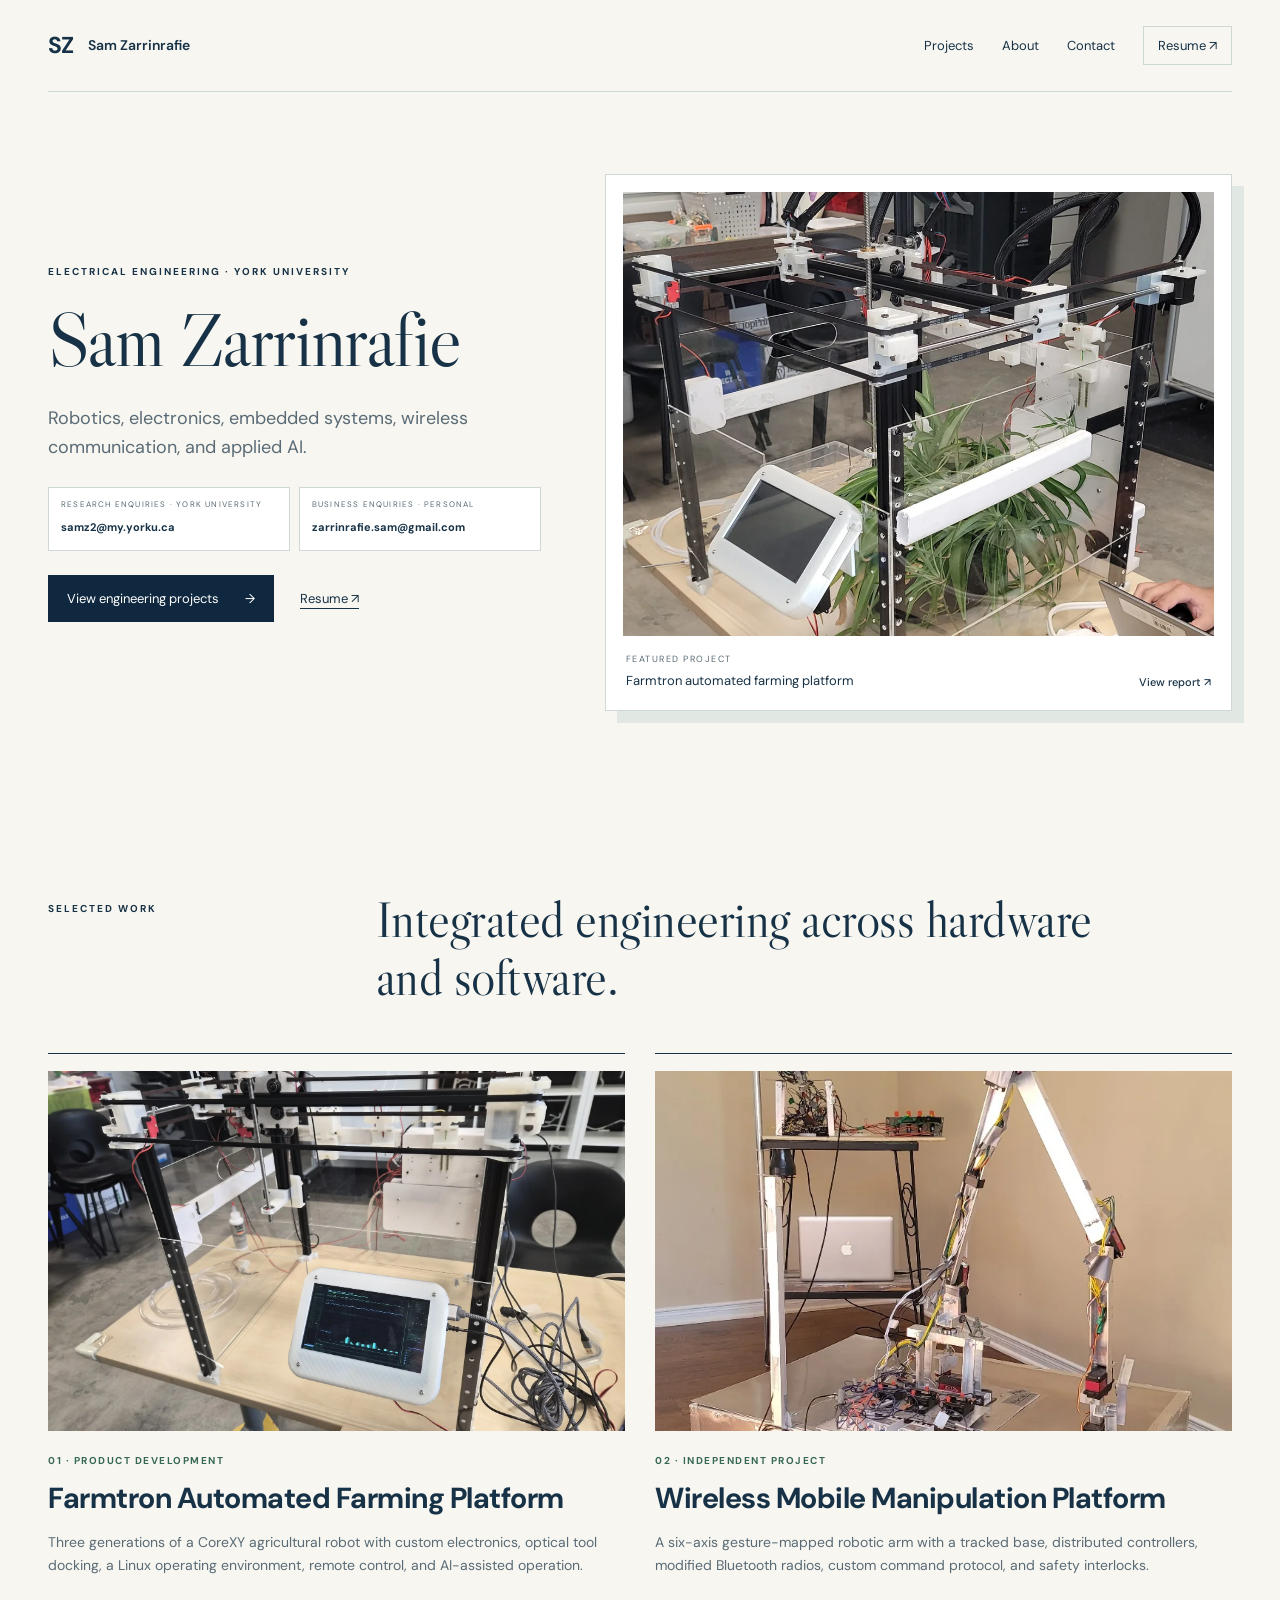
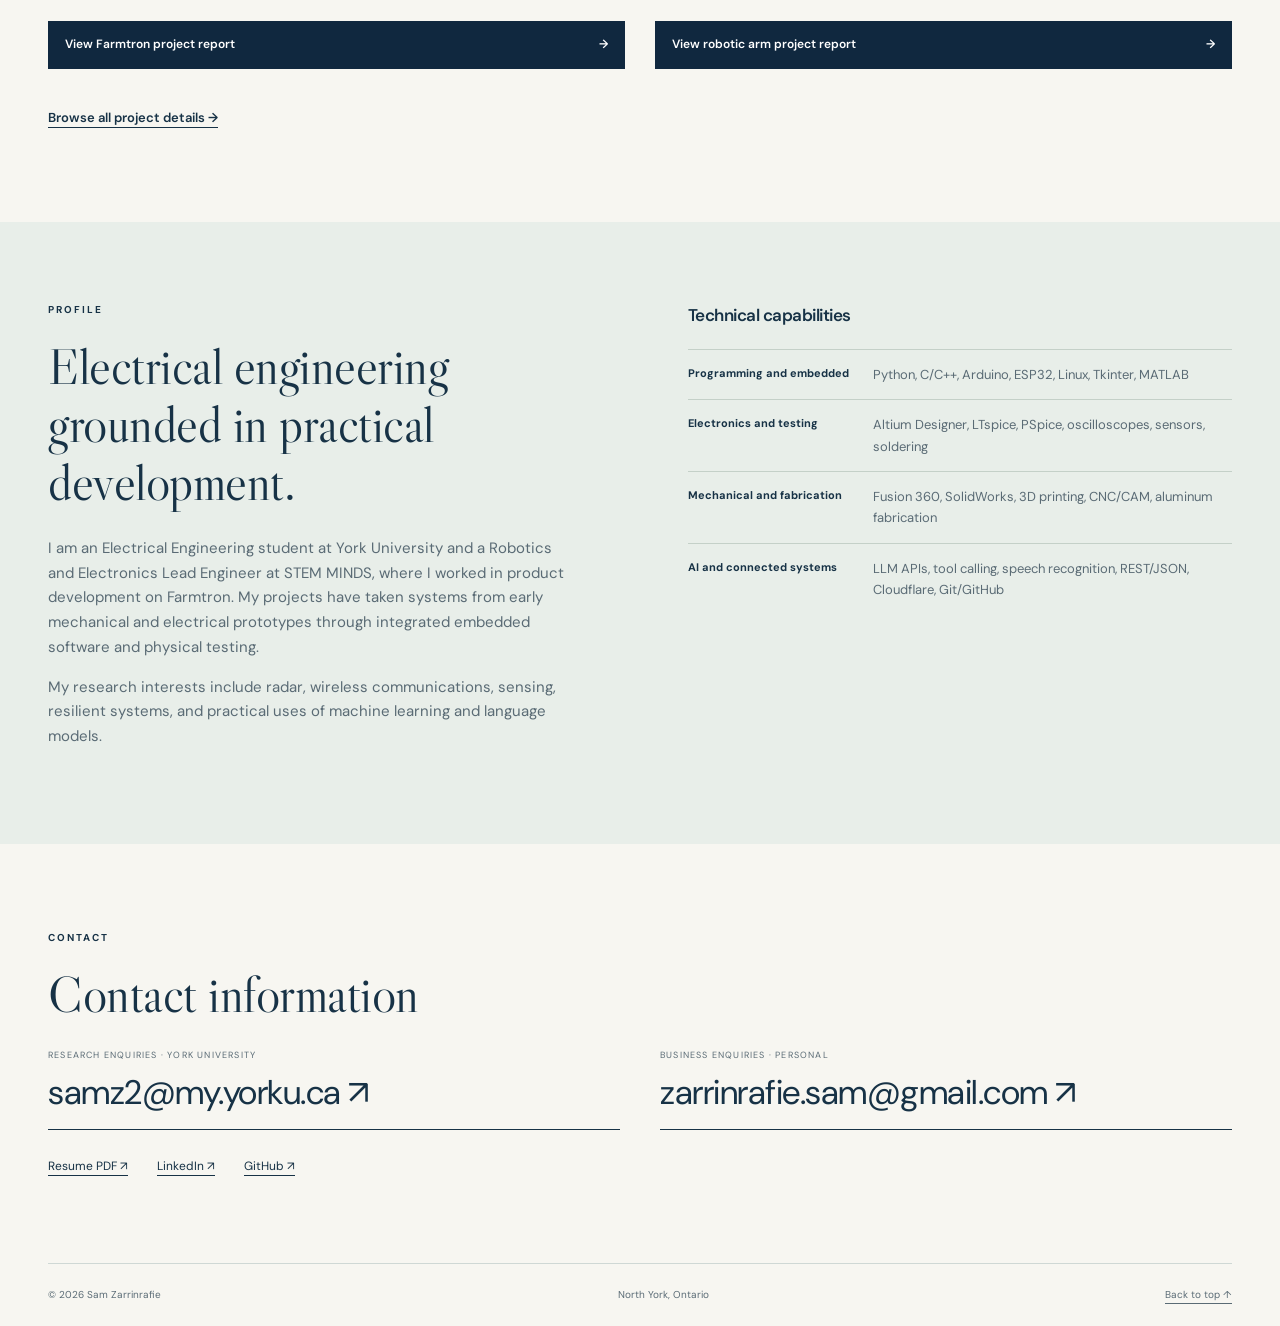
<file: index.html>
<!doctype html>
<html lang="en">
<head>
  <meta charset="utf-8"><meta name="viewport" content="width=device-width,initial-scale=1">
  <title>Sam Zarrinrafie | Electrical Engineering Portfolio</title>
  <meta name="description" content="Sam Zarrinrafie's electrical engineering portfolio: robotics, embedded systems, wireless control, custom electronics, and applied AI.">
  <meta name="theme-color" content="#10283f"><link rel="icon" href="assets/favicon.svg" type="image/svg+xml"><link rel="stylesheet" href="styles.css">
</head>
<body>
<a class="skip" href="#main">Skip to content</a>
<header class="site-header wrap"><a class="brand" href="index.html" aria-label="Sam Zarrinrafie, home"><span class="brand-mark">SZ</span><span>Sam Zarrinrafie</span></a><nav aria-label="Main navigation"><a href="projects.html">Projects</a><a href="#about">About</a><a href="#contact">Contact</a><a class="nav-resume" href="assets/Sam-Zarrinrafie-Resume.pdf">Resume ↗</a></nav></header>
<main id="main">
  <section class="hero wrap">
    <div class="hero-copy"><p class="eyebrow">Electrical Engineering · York University</p><h1><span class="hero-name">Sam Zarrinrafie</span></h1><p class="intro">Robotics, electronics, embedded systems, wireless communication, and applied AI.</p>
      <div class="hero-contacts" aria-label="Email Sam Zarrinrafie"><a href="mailto:samz2@my.yorku.ca"><small>Research enquiries · York University</small><strong>samz2@my.yorku.ca</strong></a><a href="mailto:zarrinrafie.sam@gmail.com"><small>Business enquiries · Personal</small><strong>zarrinrafie.sam@gmail.com</strong></a></div>
      <div class="actions"><a class="button" href="projects.html">View engineering projects <span aria-hidden="true">→</span></a><a class="text-link" href="assets/Sam-Zarrinrafie-Resume.pdf">Resume ↗</a></div>
    </div>
    <a class="hero-project" href="farmtron.html" aria-label="Read the Farmtron project report"><img src="assets/images/farmtron-v3-complete.webp" alt="Farmtron V3 operating over a planted grow bed"><span class="hero-project-meta"><span><small>Featured project</small>Farmtron automated farming platform</span><strong>View report ↗</strong></span></a>
  </section>
  <section class="home-projects wrap"><div class="section-heading"><p class="eyebrow">Selected Work</p><h2>Integrated engineering across hardware and software.</h2></div><div class="home-project-grid">
    <article><img src="assets/images/farmtron-v3-interface.webp" alt="Farmtron V3 with integrated touchscreen"><p class="project-index">01 · Product Development</p><h3>Farmtron Automated Farming Platform</h3><p>Three generations of a CoreXY agricultural robot with custom electronics, optical tool docking, a Linux operating environment, remote control, and AI-assisted operation.</p><a class="report-button" href="farmtron.html">View Farmtron project report <span>→</span></a></article>
    <article><img src="assets/images/arm-overview.webp" alt="Wireless mobile robotic arm on tracked chassis"><p class="project-index">02 · Independent Project</p><h3>Wireless Mobile Manipulation Platform</h3><p>A six-axis gesture-mapped robotic arm with a tracked base, distributed controllers, modified Bluetooth radios, custom command protocol, and safety interlocks.</p><a class="report-button" href="robotic-arm.html">View robotic arm project report <span>→</span></a></article>
  </div><a class="all-projects-link" href="projects.html">Browse all project details →</a></section>
  <section class="about-section" id="about"><div class="wrap about-grid"><div><p class="eyebrow">Profile</p><h2>Electrical engineering grounded in practical development.</h2><p>I am an Electrical Engineering student at York University and a Robotics and Electronics Lead Engineer at STEM MINDS, where I worked in product development on Farmtron. My projects have taken systems from early mechanical and electrical prototypes through integrated embedded software and physical testing.</p><p>My research interests include radar, wireless communications, sensing, resilient systems, and practical uses of machine learning and language models.</p></div><div class="toolbox"><h3>Technical capabilities</h3><dl><div><dt>Programming and embedded</dt><dd>Python, C/C++, Arduino, ESP32, Linux, Tkinter, MATLAB</dd></div><div><dt>Electronics and testing</dt><dd>Altium Designer, LTspice, PSpice, oscilloscopes, sensors, soldering</dd></div><div><dt>Mechanical and fabrication</dt><dd>Fusion 360, SolidWorks, 3D printing, CNC/CAM, aluminum fabrication</dd></div><div><dt>AI and connected systems</dt><dd>LLM APIs, tool calling, speech recognition, REST/JSON, Cloudflare, Git/GitHub</dd></div></dl></div></div></section>
  <section class="contact wrap" id="contact"><p class="eyebrow">Contact</p><h2>Contact information</h2><div class="contact-email-grid"><a class="email" href="mailto:samz2@my.yorku.ca"><small>Research enquiries · York University</small>samz2@my.yorku.ca ↗</a><a class="email" href="mailto:zarrinrafie.sam@gmail.com"><small>Business enquiries · Personal</small>zarrinrafie.sam@gmail.com ↗</a></div><div class="contact-links"><a href="assets/Sam-Zarrinrafie-Resume.pdf">Resume PDF ↗</a><a href="https://www.linkedin.com/in/sam-zarrinrafie-47269432b">LinkedIn ↗</a><a href="https://github.com/Sam-Zarrinrafie">GitHub ↗</a></div></section>
</main><footer class="wrap"><span>© 2026 Sam Zarrinrafie</span><span>North York, Ontario</span><a href="#">Back to top ↑</a></footer><script src="site.js"></script>
</body></html>
</file>
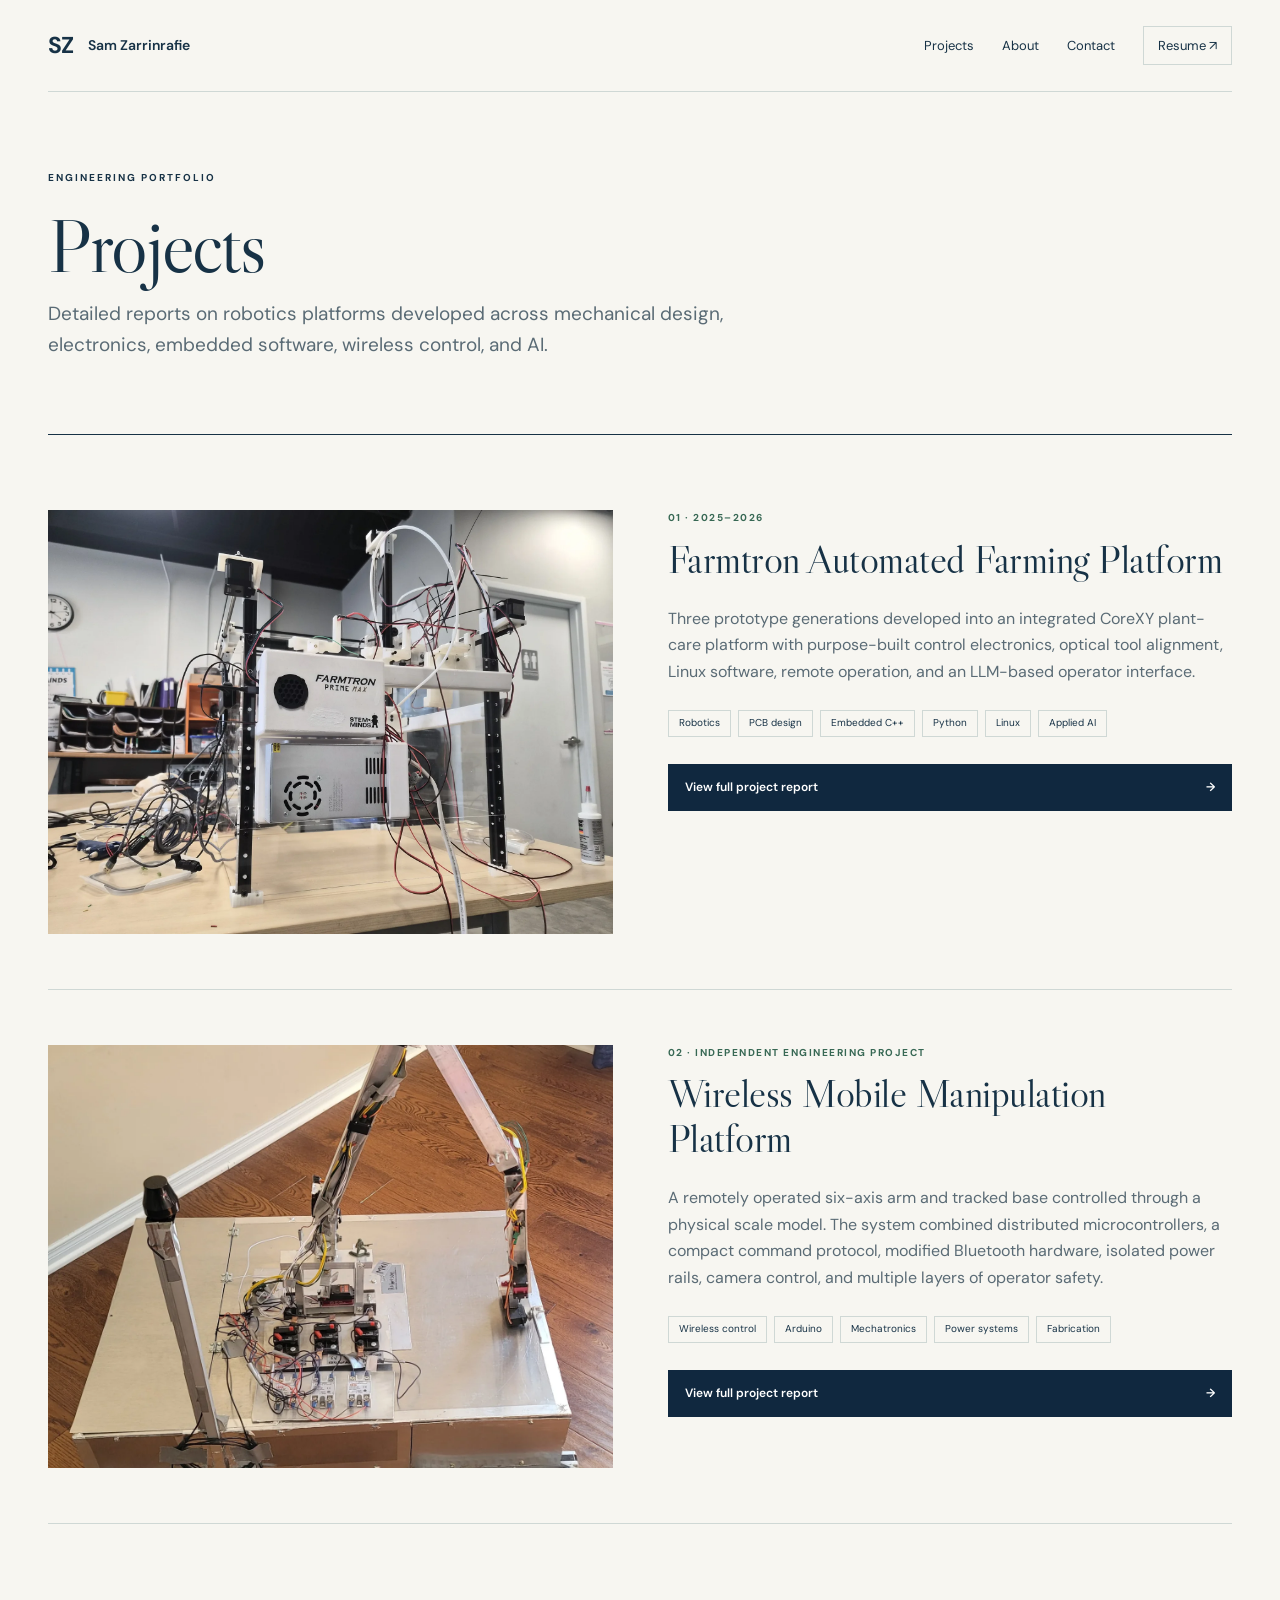
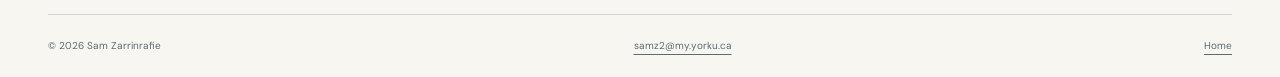
<file: projects.html>
<!doctype html><html lang="en"><head><meta charset="utf-8"><meta name="viewport" content="width=device-width,initial-scale=1"><title>Engineering Projects | Sam Zarrinrafie</title><meta name="description" content="Engineering project reports by Sam Zarrinrafie."><link rel="icon" href="assets/favicon.svg" type="image/svg+xml"><link rel="stylesheet" href="styles.css"></head><body>
<a class="skip" href="#main">Skip to content</a><header class="site-header wrap"><a class="brand" href="index.html"><span class="brand-mark">SZ</span><span>Sam Zarrinrafie</span></a><nav><a aria-current="page" href="projects.html">Projects</a><a href="index.html#about">About</a><a href="index.html#contact">Contact</a><a class="nav-resume" href="assets/Sam-Zarrinrafie-Resume.pdf">Resume ↗</a></nav></header>
<main id="main"><section class="page-intro wrap"><p class="eyebrow">Engineering Portfolio</p><h1>Projects</h1><p>Detailed reports on robotics platforms developed across mechanical design, electronics, embedded software, wireless control, and AI.</p></section>
<section class="project-index-grid wrap">
  <article><a class="index-image" href="farmtron.html"><img src="assets/images/farmtron-v3-front.webp" alt="Front view of the Farmtron automated farming platform"></a><div><p class="project-index">01 · 2025–2026</p><h2>Farmtron Automated Farming Platform</h2><p>Three prototype generations developed into an integrated CoreXY plant-care platform with purpose-built control electronics, optical tool alignment, Linux software, remote operation, and an LLM-based operator interface.</p><ul class="tags"><li>Robotics</li><li>PCB design</li><li>Embedded C++</li><li>Python</li><li>Linux</li><li>Applied AI</li></ul><a class="report-button" href="farmtron.html">View full project report <span>→</span></a></div></article>
  <article><a class="index-image" href="robotic-arm.html"><img src="assets/images/arm-side.webp" alt="Wireless robotic arm and tracked mobile base"></a><div><p class="project-index">02 · Independent Engineering Project</p><h2>Wireless Mobile Manipulation Platform</h2><p>A remotely operated six-axis arm and tracked base controlled through a physical scale model. The system combined distributed microcontrollers, a compact command protocol, modified Bluetooth hardware, isolated power rails, camera control, and multiple layers of operator safety.</p><ul class="tags"><li>Wireless control</li><li>Arduino</li><li>Mechatronics</li><li>Power systems</li><li>Fabrication</li></ul><a class="report-button" href="robotic-arm.html">View full project report <span>→</span></a></div></article>
</section></main><footer class="wrap"><span>© 2026 Sam Zarrinrafie</span><a href="mailto:samz2@my.yorku.ca">samz2@my.yorku.ca</a><a href="index.html">Home</a></footer></body></html>
</file>
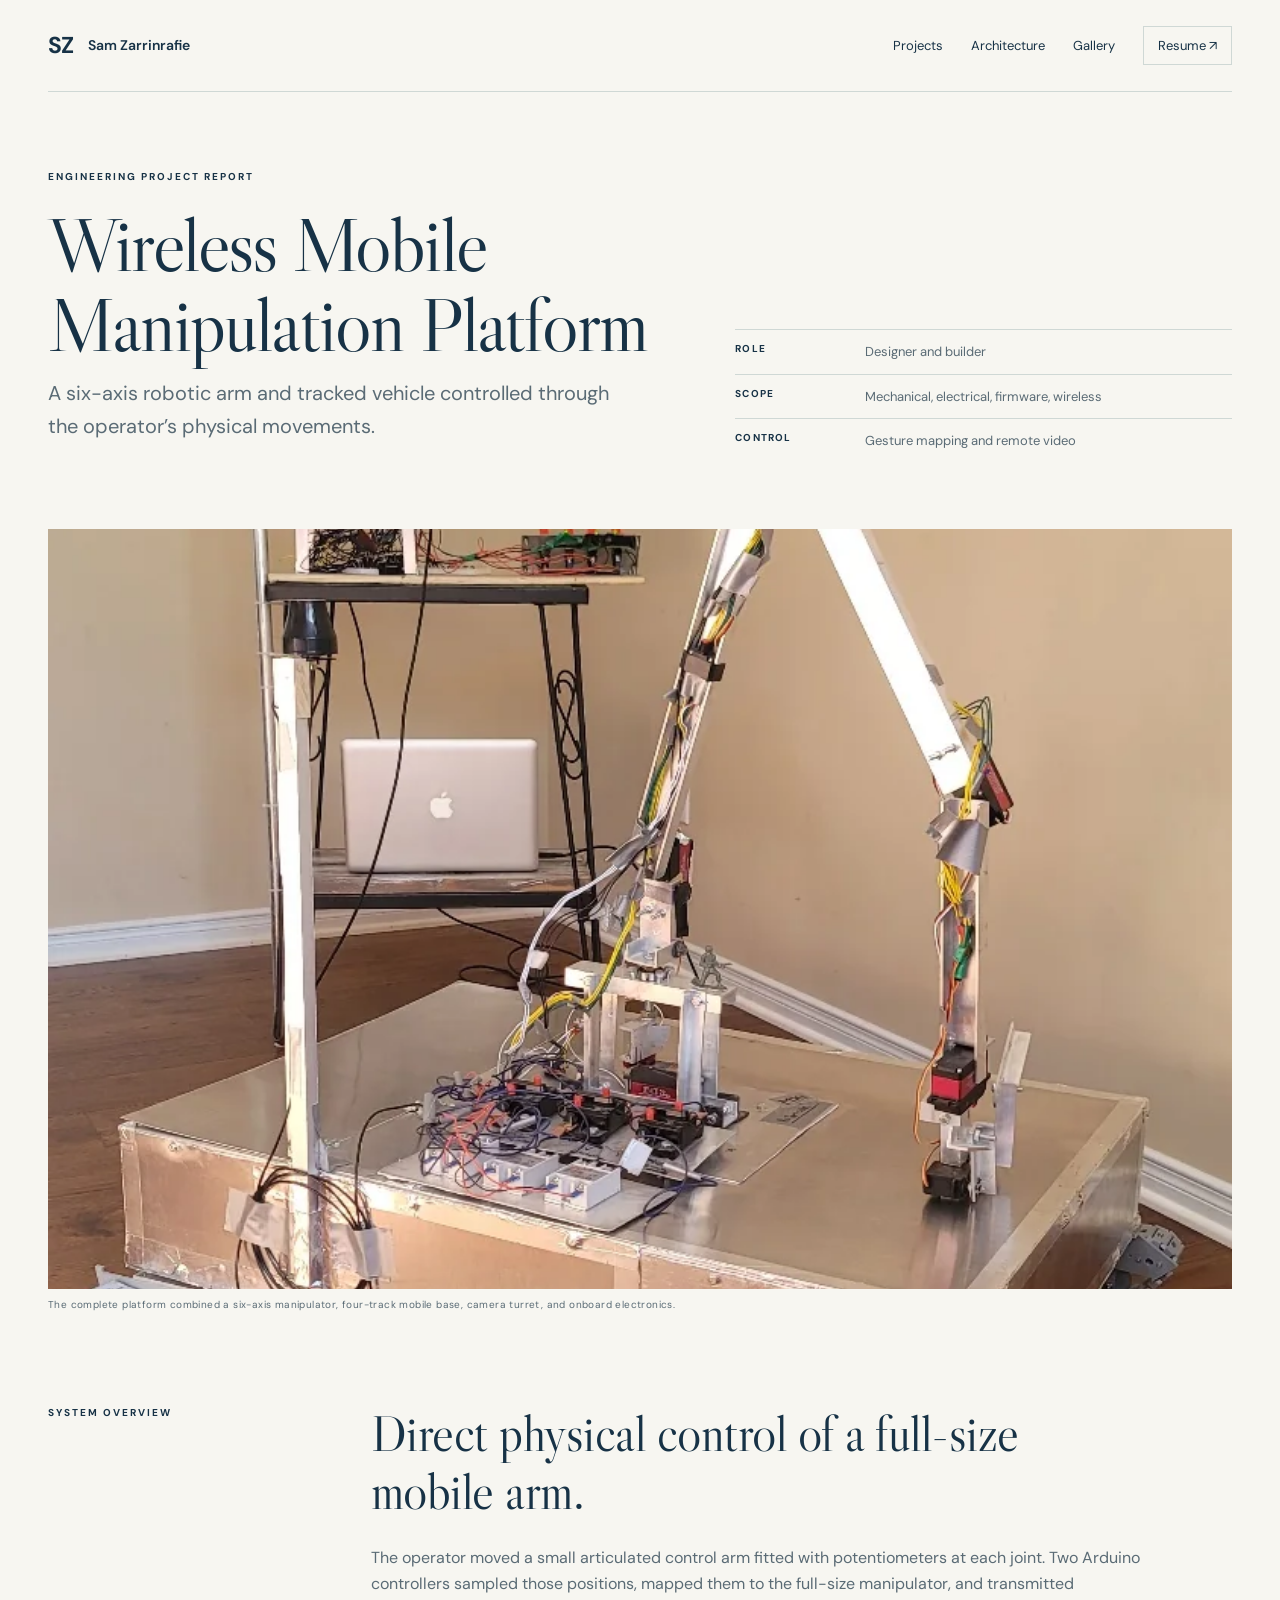
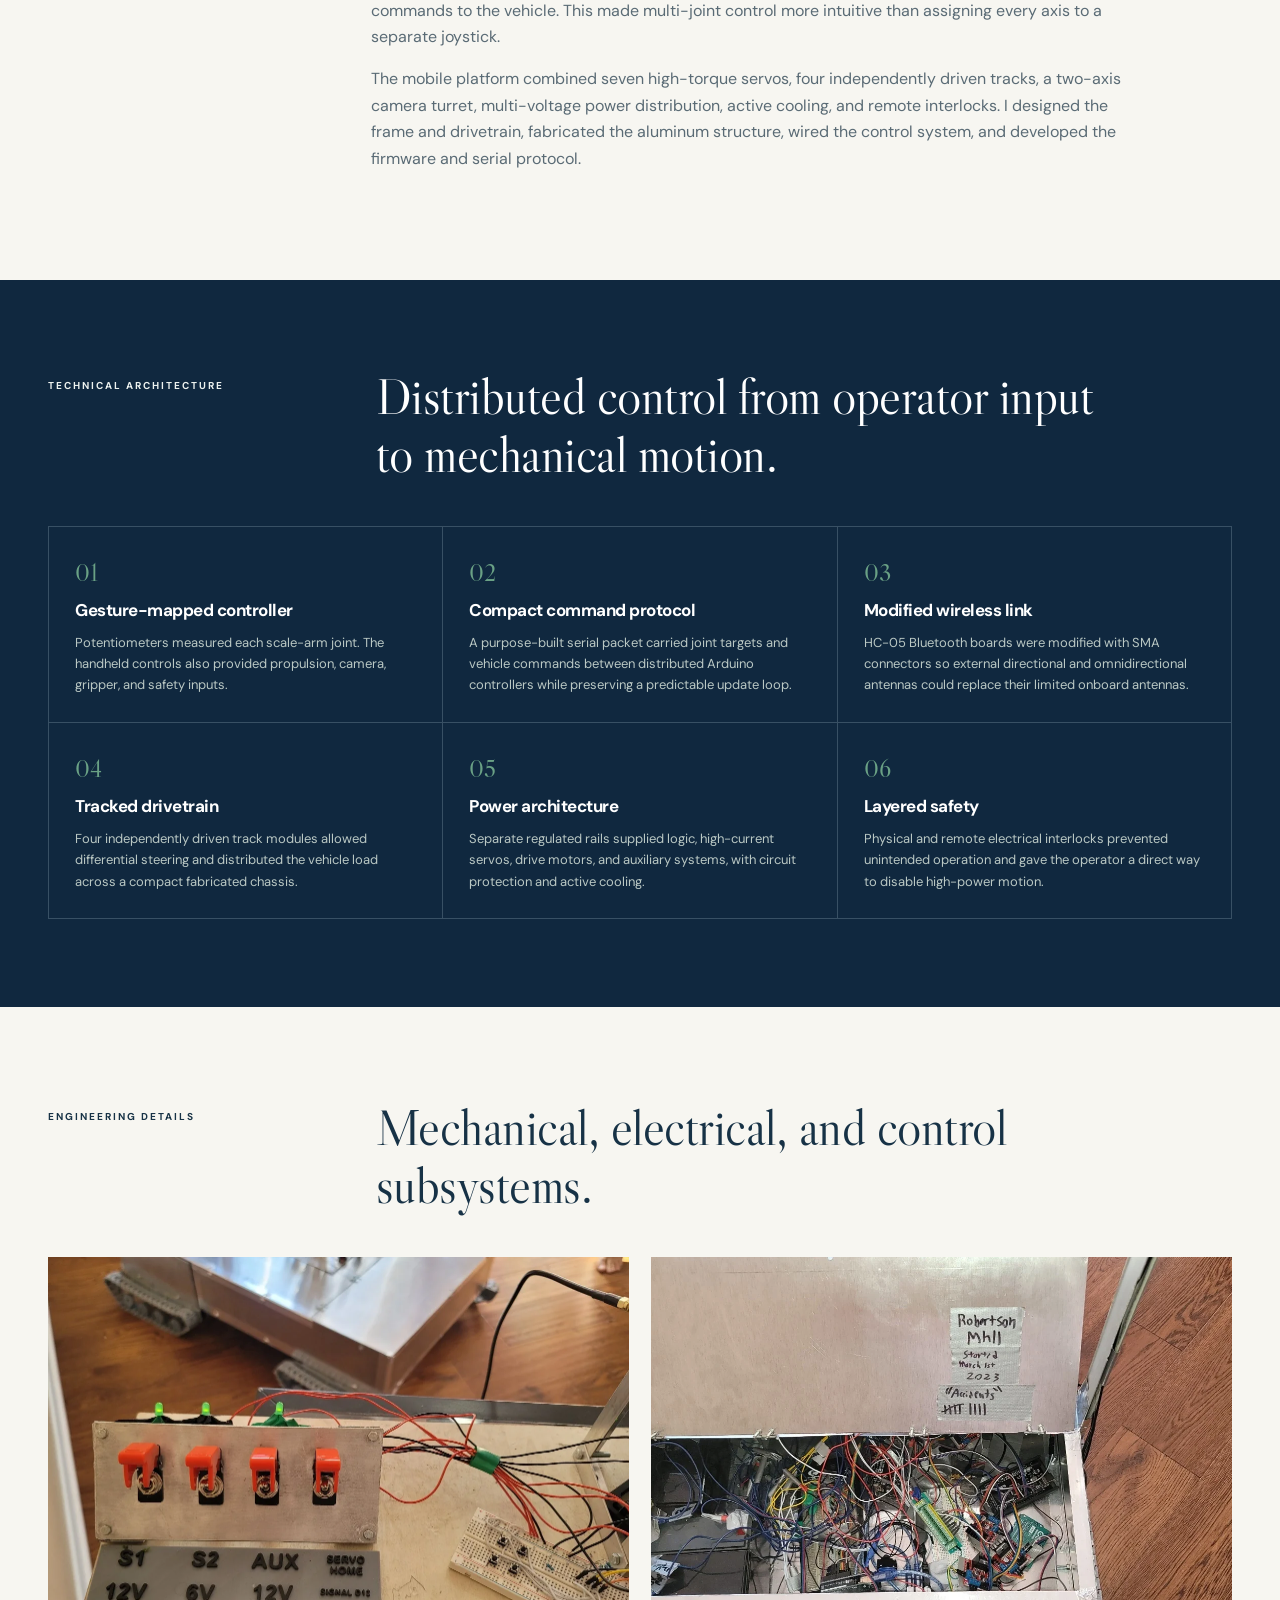
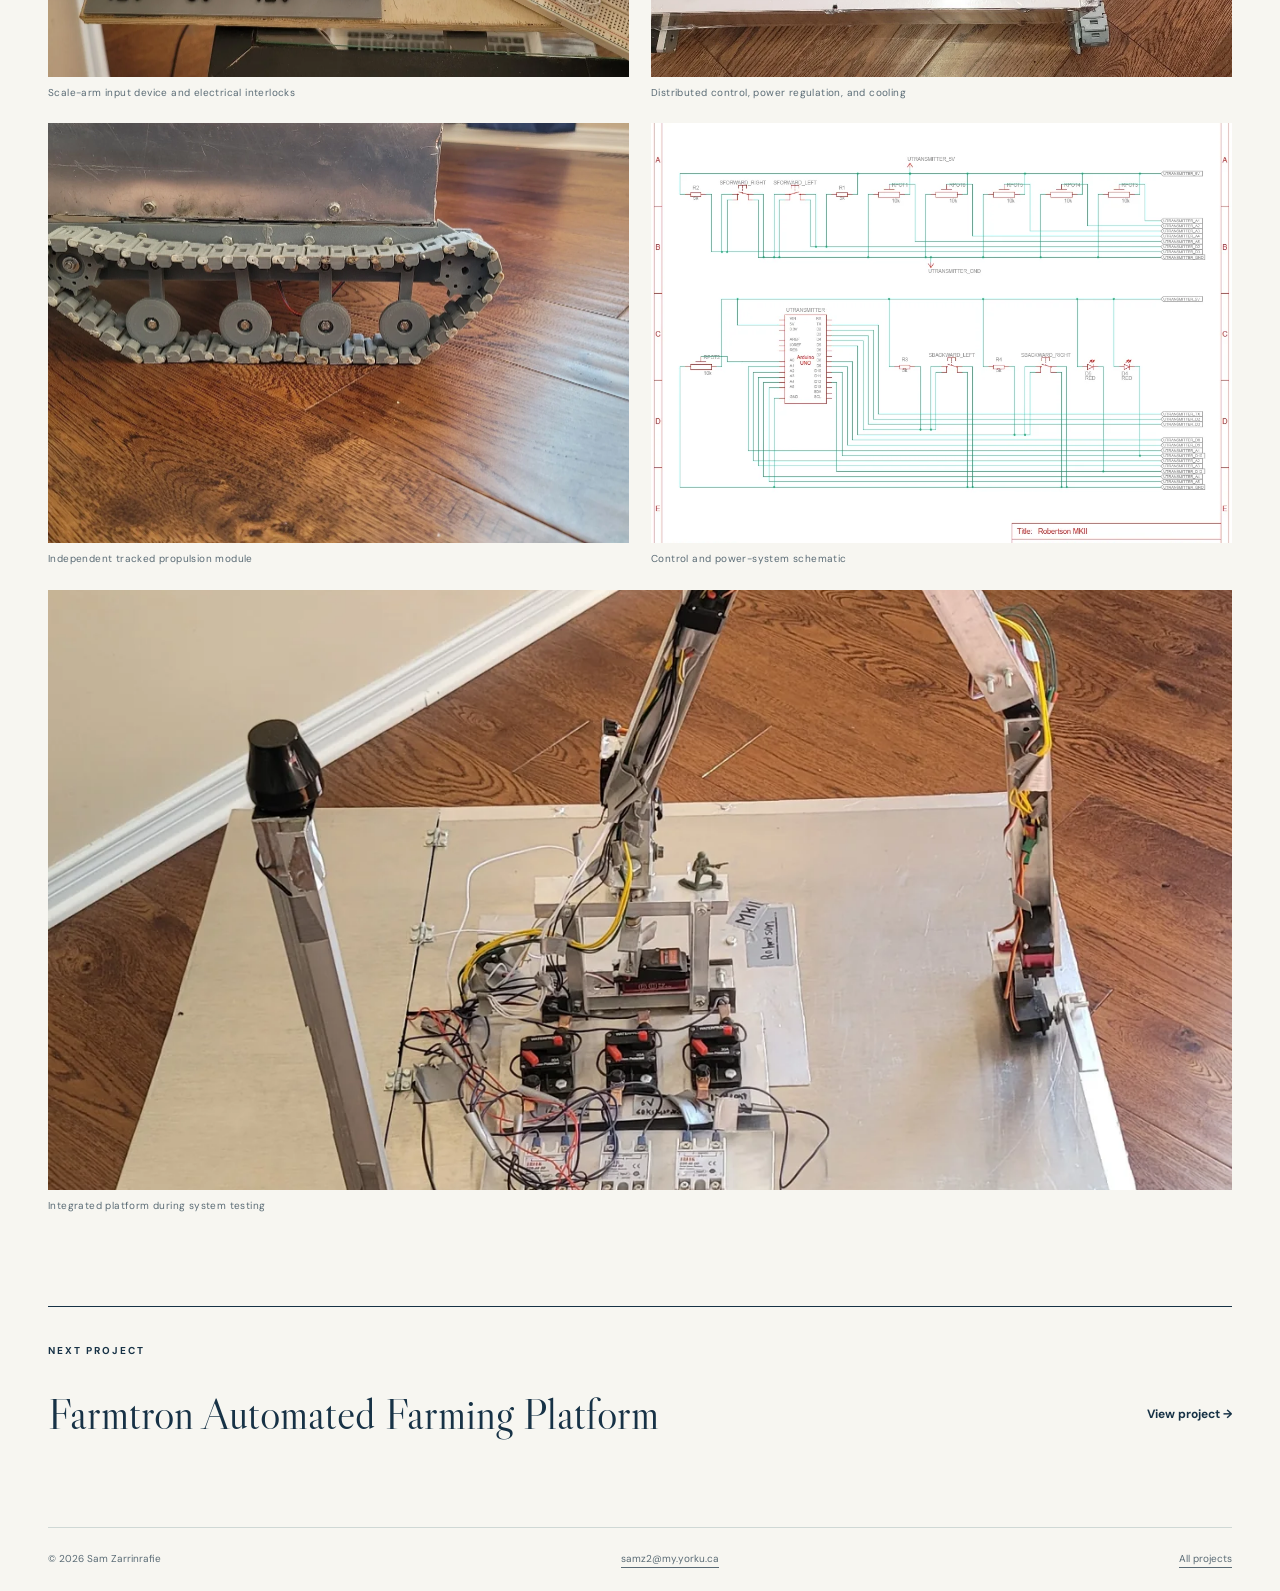
<file: robotic-arm.html>
<!doctype html><html lang="en"><head><meta charset="utf-8"><meta name="viewport" content="width=device-width,initial-scale=1"><title>Wireless Robotic Arm | Sam Zarrinrafie</title><meta name="description" content="Technical project report for a wireless six-axis mobile robotic arm designed and built by Sam Zarrinrafie."><link rel="icon" href="assets/favicon.svg" type="image/svg+xml"><link rel="stylesheet" href="styles.css"></head><body>
<a class="skip" href="#main">Skip to content</a><header class="site-header wrap"><a class="brand" href="index.html"><span class="brand-mark">SZ</span><span>Sam Zarrinrafie</span></a><nav><a href="projects.html">Projects</a><a href="#architecture">Architecture</a><a href="#gallery">Gallery</a><a class="nav-resume" href="assets/Sam-Zarrinrafie-Resume.pdf">Resume ↗</a></nav></header>
<main id="main" class="case-study"><section class="case-hero wrap"><div><p class="eyebrow">Engineering Project Report</p><h1>Wireless Mobile Manipulation Platform</h1><p class="case-deck">A six-axis robotic arm and tracked vehicle controlled through the operator’s physical movements.</p></div><dl class="case-facts"><div><dt>Role</dt><dd>Designer and builder</dd></div><div><dt>Scope</dt><dd>Mechanical, electrical, firmware, wireless</dd></div><div><dt>Control</dt><dd>Gesture mapping and remote video</dd></div></dl></section>
<figure class="case-cover wrap arm-cover"><img src="assets/images/arm-overview.webp" alt="Complete wireless robotic arm mounted on a tracked chassis"><figcaption>The complete platform combined a six-axis manipulator, four-track mobile base, camera turret, and onboard electronics.</figcaption></figure>
<section class="case-intro wrap"><p class="eyebrow">System Overview</p><div><h2>Direct physical control of a full-size mobile arm.</h2><p>The operator moved a small articulated control arm fitted with potentiometers at each joint. Two Arduino controllers sampled those positions, mapped them to the full-size manipulator, and transmitted commands to the vehicle. This made multi-joint control more intuitive than assigning every axis to a separate joystick.</p><p>The mobile platform combined seven high-torque servos, four independently driven tracks, a two-axis camera turret, multi-voltage power distribution, active cooling, and remote interlocks. I designed the frame and drivetrain, fabricated the aluminum structure, wired the control system, and developed the firmware and serial protocol.</p></div></section>
<section class="architecture-section" id="architecture"><div class="wrap"><div class="section-heading compact"><p class="eyebrow">Technical Architecture</p><h2>Distributed control from operator input to mechanical motion.</h2></div><div class="architecture-grid arm-architecture"><article><span>01</span><h3>Gesture-mapped controller</h3><p>Potentiometers measured each scale-arm joint. The handheld controls also provided propulsion, camera, gripper, and safety inputs.</p></article><article><span>02</span><h3>Compact command protocol</h3><p>A purpose-built serial packet carried joint targets and vehicle commands between distributed Arduino controllers while preserving a predictable update loop.</p></article><article><span>03</span><h3>Modified wireless link</h3><p>HC-05 Bluetooth boards were modified with SMA connectors so external directional and omnidirectional antennas could replace their limited onboard antennas.</p></article><article><span>04</span><h3>Tracked drivetrain</h3><p>Four independently driven track modules allowed differential steering and distributed the vehicle load across a compact fabricated chassis.</p></article><article><span>05</span><h3>Power architecture</h3><p>Separate regulated rails supplied logic, high-current servos, drive motors, and auxiliary systems, with circuit protection and active cooling.</p></article><article><span>06</span><h3>Layered safety</h3><p>Physical and remote electrical interlocks prevented unintended operation and gave the operator a direct way to disable high-power motion.</p></article></div></div></section>
<section class="prototype-section wrap" id="gallery"><div class="section-heading compact"><p class="eyebrow">Engineering Details</p><h2>Mechanical, electrical, and control subsystems.</h2></div><div class="detail-gallery">
  <button class="image-button" data-lightbox="assets/images/arm-controller.webp"><img src="assets/images/arm-controller.webp" alt="Scale-model gesture controller and operator controls"><span>Scale-arm input device and electrical interlocks</span></button>
  <button class="image-button" data-lightbox="assets/images/arm-electronics.webp"><img src="assets/images/arm-electronics.webp" alt="Robotic arm power and control electronics"><span>Distributed control, power regulation, and cooling</span></button>
  <button class="image-button" data-lightbox="assets/images/arm-drivetrain.webp"><img src="assets/images/arm-drivetrain.webp" alt="Independent tracked drive module"><span>Independent tracked propulsion module</span></button>
  <button class="image-button" data-lightbox="assets/images/arm-schematic.webp"><img src="assets/images/arm-schematic.webp" alt="Electrical system schematic for the robotic arm"><span>Control and power-system schematic</span></button>
  <button class="image-button wide" data-lightbox="assets/images/arm-side.webp"><img src="assets/images/arm-side.webp" alt="Side view of the complete robotic arm"><span>Integrated platform during system testing</span></button>
</div></section>
<section class="next-project wrap"><p class="eyebrow">Next Project</p><a href="farmtron.html"><span>Farmtron Automated Farming Platform</span><strong>View project →</strong></a></section></main>
<footer class="wrap"><span>© 2026 Sam Zarrinrafie</span><a href="mailto:samz2@my.yorku.ca">samz2@my.yorku.ca</a><a href="projects.html">All projects</a></footer><dialog class="lightbox"><button type="button" aria-label="Close image">×</button><img alt=""></dialog><script src="site.js"></script></body></html>
</file>
<file: styles.css>
@import url('https://fonts.googleapis.com/css2?family=DM+Sans:wght@400;500;600;700&family=Libre+Caslon+Display&display=swap');
:root{--navy:#10283f;--ink:#173246;--muted:#5a6b75;--paper:#f7f6f1;--soft:#e8eee9;--line:#cfd8d5;--accent:#376854;--warm:#b9773b;--serif:'Libre Caslon Display',Georgia,serif;--sans:'DM Sans',Arial,sans-serif}*{box-sizing:border-box}html{scroll-behavior:smooth;scroll-padding-top:30px}body{margin:0;color:var(--ink);background:var(--paper);font-family:var(--sans);font-size:16px;line-height:1.65}a{color:inherit;text-underline-offset:5px}a:hover{color:var(--accent)}a:focus-visible,button:focus-visible{outline:3px solid var(--warm);outline-offset:5px}img{display:block;max-width:100%;height:auto}.wrap{max-width:1240px;width:calc(100% - 96px);margin-inline:auto}.skip{position:absolute;top:-80px;left:20px;padding:12px;background:white;z-index:20}.skip:focus{top:10px}.site-header{display:flex;align-items:center;justify-content:space-between;padding-block:26px;border-bottom:1px solid var(--line)}.brand{font-weight:600;font-size:14px;text-decoration:none;display:flex;gap:16px;align-items:center}.brand-mark{font-size:23px;font-weight:700;letter-spacing:-1.5px}.site-header nav{display:flex;gap:28px;align-items:center}.site-header nav a{font-size:13px;text-decoration:none}.nav-resume{border:1px solid var(--line);padding:8px 14px}.eyebrow{text-transform:uppercase;letter-spacing:2px;font-size:10px;font-weight:700;line-height:1.6;margin:0 0 20px}h1,h2,h3,p{margin-top:0}h1,h2{font-family:var(--serif);font-weight:400}h1{font-size:clamp(52px,6vw,82px);line-height:1.03;letter-spacing:-1.8px;margin-bottom:25px}h2{font-size:clamp(37px,4vw,53px);line-height:1.13;letter-spacing:-.5px;margin-bottom:24px}h3{font-size:29px;line-height:1.25;letter-spacing:-.5px;margin-bottom:15px}.hero{display:grid;grid-template-columns:.88fr 1.12fr;gap:64px;align-items:center;padding-block:82px 88px}.intro{font-size:18px;max-width:500px;color:var(--muted)}.quiet-tagline{margin:25px 0 30px;font-family:var(--serif);font-size:21px;color:var(--accent)}.actions{display:flex;gap:26px;align-items:center}.button{background:var(--navy);color:white;text-decoration:none;padding:13px 19px;font-size:13px;display:inline-flex;gap:26px}.button:hover{background:var(--accent);color:white}.text-link,.case-link{font-size:13px}.hero-project{display:block;text-decoration:none;background:white;border:1px solid var(--line);padding:17px;box-shadow:12px 12px 0 #e1e8e3}.hero-project img{width:100%;aspect-ratio:4/3;object-fit:cover}.hero-project-meta{display:flex;justify-content:space-between;align-items:end;gap:20px;padding:16px 3px 2px;font-size:13px}.hero-project-meta small{display:block;color:var(--muted);font-size:9px;letter-spacing:1.5px;text-transform:uppercase;margin-bottom:3px}.hero-project-meta strong{font-size:11px;font-weight:500;white-space:nowrap}.disciplines{background:var(--navy);color:#edf1ef}.disciplines .wrap{display:flex;justify-content:space-between;gap:20px;padding-block:19px;font-size:11px;letter-spacing:1.5px;text-transform:uppercase}.work{padding-block:92px 88px}.section-heading{display:grid;grid-template-columns:.33fr 1fr;gap:45px;align-items:start;margin-bottom:46px}.section-heading .eyebrow{padding-top:10px}.section-heading h2{margin:0;max-width:760px}.project-card{display:grid;grid-template-columns:1.05fr .95fr;gap:58px;padding:43px 0 62px;border-top:1px solid var(--ink)}.project-image{align-self:start;margin:0;padding:0;background:none;border:0;text-align:left}.project-image img{width:100%;aspect-ratio:4/3;object-fit:cover}.project-copy{align-self:center}.project-index,.prototype-label{font-size:10px;text-transform:uppercase;letter-spacing:1.5px;color:var(--accent);font-weight:700}.project-copy p:not(.project-index){font-size:15px;color:var(--muted)}.tags{list-style:none;display:flex;flex-wrap:wrap;gap:7px;margin:25px 0 27px;padding:0}.tags li{font-size:10px;padding:4px 10px;border:1px solid var(--line)}.case-link{font-weight:600}.project-reverse{grid-template-columns:.82fr 1.18fr}.project-reverse>.project-image{order:2}.project-reverse>.project-copy{order:1}.project-gallery{grid-column:1/-1;order:3;display:grid;grid-template-columns:repeat(3,1fr);gap:17px}.image-button{cursor:zoom-in;border:0;padding:0;background:transparent;color:inherit;font:inherit;text-align:left}.project-gallery img,.prototype-images img,.pcb-pair img{width:100%;aspect-ratio:4/3;object-fit:cover}.image-button span,figcaption,.video-frame p{display:block;font-size:10px;letter-spacing:.4px;color:var(--muted);margin-top:8px}.about-section{background:var(--soft);padding-block:80px}.about-grid{display:grid;grid-template-columns:1fr 1fr;gap:95px}.about-grid p:not(.eyebrow){font-size:15px;color:var(--muted);max-width:530px}.toolbox h3{font-size:17px;font-weight:600;margin:3px 0 22px}.toolbox dl{margin:0}.toolbox dl div{border-top:1px solid #c4d0c8;padding:14px 0;display:grid;grid-template-columns:170px 1fr;gap:15px}.toolbox dt{font-size:11px;font-weight:700}.toolbox dd{font-size:13px;margin:0;color:var(--muted)}.contact{padding-block:86px}.contact h2{margin-bottom:12px}.contact>p:not(.eyebrow){color:var(--muted);font-size:15px}.email{font-size:clamp(20px,3vw,34px);letter-spacing:-.5px;text-decoration:none;border-bottom:1px solid var(--ink);padding-bottom:8px;display:inline-block}.contact-links{display:flex;gap:29px;margin-top:27px;font-size:12px}footer{display:flex;justify-content:space-between;gap:20px;border-top:1px solid var(--line);padding-block:23px;font-size:10px;color:var(--muted)}
.case-hero{display:grid;grid-template-columns:1.1fr .9fr;gap:80px;align-items:end;padding-block:77px 50px}.case-hero h1{margin-bottom:13px}.case-deck{font-size:20px;max-width:580px;color:var(--muted)}.case-facts{margin:0}.case-facts div{display:grid;grid-template-columns:110px 1fr;gap:20px;border-top:1px solid var(--line);padding:11px 0}.case-facts dt{font-size:10px;letter-spacing:1.2px;text-transform:uppercase;font-weight:700}.case-facts dd{font-size:13px;margin:0;color:var(--muted)}.case-cover{margin-bottom:92px}.case-cover img{width:100%;height:min(67vw,760px);object-fit:cover}.case-intro{display:grid;grid-template-columns:.32fr 1fr;gap:47px;padding-bottom:92px}.case-intro h2{max-width:780px}.case-intro div>p{color:var(--muted);max-width:780px}.system-section,.architecture-section{background:var(--navy);color:#edf2ef;padding-block:88px}.section-heading.compact{margin-bottom:42px}.system-section .section-heading h2,.architecture-section .section-heading h2{color:white}.feature-grid{display:grid;grid-template-columns:1fr .85fr;gap:70px;align-items:start}.feature-copy>p{color:#becbc7}.engineering-points{list-style:none;margin:30px 0 0;padding:0}.engineering-points li{border-top:1px solid #385064;padding:12px 0;color:#dce5e1;font-size:13px}.feature-image img{width:100%;aspect-ratio:4/3;object-fit:cover}.system-section .image-button span,.architecture-section .image-button span{color:#aebeba}.prototype-section{padding-block:92px}.prototype{display:grid;grid-template-columns:.32fr 1fr;gap:47px;padding:45px 0;border-top:1px solid var(--ink)}.prototype-copy p:last-child{font-size:14px;color:var(--muted)}.prototype-images{display:grid;grid-template-columns:repeat(2,1fr);gap:17px}.prototype-images.three{grid-template-columns:repeat(3,1fr)}.architecture-grid{display:grid;grid-template-columns:repeat(3,1fr);border-top:1px solid #385064;border-left:1px solid #385064}.architecture-grid article{padding:26px;border-right:1px solid #385064;border-bottom:1px solid #385064}.architecture-grid article>span{font-family:var(--serif);font-size:24px;color:#6aa185}.architecture-grid h3{font-size:17px;color:white;margin:8px 0 10px}.architecture-grid p{font-size:13px;color:#bac8c4;margin:0}.pcb-pair{display:grid;grid-template-columns:1fr 1fr;gap:20px;margin-top:42px}.pcb-pair img{background:white;object-fit:contain}.model-section,.video-section{padding-block:92px}.model-section{border-bottom:1px solid var(--line)}.model-shell{position:relative;background:#e5eae7;border:1px solid var(--line)}model-viewer{display:block;width:100%;height:min(68vw,720px);--poster-color:#e5eae7}.model-progress{background:var(--navy);color:white;padding:9px 13px;font-size:11px}.model-hotspot{border:0;background:rgba(16,40,63,.88);color:white;padding:8px 11px;font:11px var(--sans);pointer-events:none}.model-reset{position:absolute;right:16px;bottom:16px;background:var(--paper);border:1px solid var(--line);padding:8px 12px;font:11px var(--sans);cursor:pointer}.video-frame{max-width:850px;margin-left:auto}.video-frame video{width:100%;display:block;background:#071624;max-height:650px}.next-project{padding-block:36px 77px;border-top:1px solid var(--ink)}.next-project>a{display:flex;justify-content:space-between;gap:30px;align-items:center;text-decoration:none;font-family:var(--serif);font-size:clamp(25px,4vw,43px)}.next-project strong{font-family:var(--sans);font-size:12px}.lightbox{width:min(94vw,1200px);max-height:94vh;border:0;background:#0b1720;padding:44px}.lightbox::backdrop{background:rgba(3,12,19,.86)}.lightbox img{max-height:calc(94vh - 88px);margin:auto}.lightbox button{position:absolute;right:12px;top:4px;background:transparent;border:0;color:white;font-size:30px;cursor:pointer}
@media(max-width:950px){.wrap{width:calc(100% - 48px)}.hero{gap:34px;padding-block:61px}.project-card{gap:34px}.about-grid{gap:45px}.feature-grid{gap:40px}.architecture-grid{grid-template-columns:repeat(2,1fr)}.prototype-images.three{grid-template-columns:repeat(2,1fr)}}
@media(max-width:700px){.wrap{width:calc(100% - 34px)}.site-header{padding-block:18px}.brand>span:last-child{display:none}.site-header nav{gap:15px}.site-header nav a{font-size:11px}.site-header nav a:nth-child(2),.site-header nav a:nth-child(3){display:none}.nav-resume{padding:5px 9px}.hero,.case-hero{grid-template-columns:1fr;gap:38px;padding-block:47px}.hero h1{font-size:55px}.hero-project{margin-right:9px}.disciplines .wrap{display:grid;grid-template-columns:1fr 1fr;gap:10px;font-size:9px}.work,.prototype-section,.model-section,.video-section{padding-block:59px}.section-heading,.section-heading.compact,.case-intro{grid-template-columns:1fr;gap:0}.section-heading .eyebrow{padding-top:0}.project-card,.project-reverse{grid-template-columns:1fr;gap:25px;padding-block:34px 48px}.project-reverse>.project-image,.project-reverse>.project-copy{order:initial}.project-gallery,.prototype-images,.prototype-images.three{grid-template-columns:1fr 1fr;gap:12px}.about-grid,.feature-grid{grid-template-columns:1fr;gap:32px}.about-section,.system-section,.architecture-section{padding-block:58px}.toolbox dl div{grid-template-columns:1fr;gap:4px}.email{font-size:19px}.contact-links{gap:20px}.case-cover{margin-bottom:58px}.case-cover img{height:72vw}.case-intro{padding-bottom:58px}.prototype{grid-template-columns:1fr;gap:20px;padding-block:36px}.architecture-grid{grid-template-columns:1fr}.pcb-pair{grid-template-columns:1fr}.video-frame{margin:0}.next-project>a{display:block}.next-project strong{display:block;margin-top:9px}footer{flex-wrap:wrap}.lightbox{padding:38px 12px 12px}}
@media(prefers-reduced-motion:reduce){html{scroll-behavior:auto}}

/* Portfolio navigation, reports, and media */
.hero-name{display:block;font-family:var(--sans);font-size:.32em;line-height:1.4;letter-spacing:2.4px;text-transform:uppercase;font-weight:700;color:var(--accent);margin-bottom:12px}.hero-contacts{display:grid;grid-template-columns:1fr 1fr;gap:9px;margin:24px 0}.hero-contacts a{border:1px solid var(--line);padding:10px 12px;text-decoration:none;background:#fff}.hero-contacts small,.email small{display:block;text-transform:uppercase;letter-spacing:1.2px;font-size:8px;color:var(--muted);margin-bottom:2px}.hero-contacts strong{font-size:11px}.home-projects{padding-block:92px}.home-project-grid{display:grid;grid-template-columns:1fr 1fr;gap:30px}.home-project-grid article{border-top:1px solid var(--ink);padding-top:17px}.home-project-grid>article>img{width:100%;aspect-ratio:16/10;object-fit:cover;margin-bottom:22px}.home-project-grid article>p:not(.project-index){color:var(--muted);font-size:14px;min-height:70px}.report-button{display:flex;align-items:center;justify-content:space-between;gap:25px;background:var(--navy);color:white;text-decoration:none;padding:14px 17px;font-size:12px;font-weight:600;margin-top:20px}.report-button:hover{background:var(--accent);color:white}.report-button.large{font-size:14px;padding:18px 20px;min-width:310px}.secondary-button{display:inline-block;border-bottom:1px solid var(--ink);text-decoration:none;font-size:11px;margin-top:13px;padding-bottom:2px}.all-projects-link{display:inline-block;margin-top:38px;font-weight:600;font-size:13px}.contact-email-grid{display:grid;grid-template-columns:1fr 1fr;gap:40px;margin-top:24px}.email small{font-size:9px}.page-intro{padding-block:78px 55px;border-bottom:1px solid var(--ink)}.page-intro h1{margin-bottom:12px}.page-intro>p:last-child{font-size:19px;color:var(--muted);max-width:720px}.project-index-grid{padding-block:20px 90px}.project-index-grid>article{display:grid;grid-template-columns:1fr 1fr;gap:55px;padding:55px 0;border-bottom:1px solid var(--line)}.project-index-grid .index-image img{width:100%;aspect-ratio:4/3;object-fit:cover}.project-index-grid h2{font-size:40px}.project-index-grid article>div>p:not(.project-index){color:var(--muted)}.arm-cover img{object-position:center 60%}.detail-gallery{display:grid;grid-template-columns:repeat(2,1fr);gap:22px}.detail-gallery .wide{grid-column:1/-1}.detail-gallery img{width:100%;height:420px;object-fit:cover}.detail-gallery .wide img{height:600px}.media-section{padding-block:90px;background:#e8eee9}.media-block{display:grid;grid-template-columns:.25fr .75fr;gap:42px;border-top:1px solid #9daca5;padding:35px 0 55px}.media-heading h3{font-size:20px}.media-heading p{font-size:12px;color:var(--muted)}.carousel{min-width:0;overflow:hidden}.carousel-track{display:flex;transition:transform .4s ease}.carousel-slide{min-width:100%;margin:0}.carousel-slide img{width:100%;height:min(54vw,620px);object-fit:contain;background:#dfe6e1}.carousel-slide video{width:100%;height:min(58vw,680px);object-fit:contain;background:#0a1822}.carousel-slide figcaption{font-size:12px;min-height:35px}.carousel-controls{display:flex;justify-content:flex-end;align-items:center;gap:15px;margin-top:13px}.carousel-controls button{width:38px;height:34px;border:1px solid var(--ink);background:transparent}.carousel-controls span{font-size:10px;min-width:45px;text-align:center}.video-block{padding-bottom:0}.os-launch{background:#dbe8e1;padding-block:76px}.os-launch-grid{display:grid;grid-template-columns:1fr auto;align-items:end;gap:60px}.os-launch h2{margin-bottom:12px}.os-launch p:not(.eyebrow){max-width:720px;color:var(--muted)}
@media(max-width:700px){.hero-contacts,.home-project-grid,.contact-email-grid,.project-index-grid>article,.detail-gallery,.os-launch-grid{grid-template-columns:1fr}.home-projects{padding-block:59px}.home-project-grid article>p:not(.project-index){min-height:0}.contact-email-grid{gap:22px}.project-index-grid>article{gap:25px;padding-block:38px}.project-index-grid h2{font-size:34px}.detail-gallery .wide{grid-column:auto}.detail-gallery img,.detail-gallery .wide img{height:auto}.media-block{grid-template-columns:1fr;gap:10px}.carousel-slide img,.carousel-slide video{height:68vw}.os-launch-grid{gap:20px}.report-button.large{min-width:0}.hero-contacts strong{font-size:10px}}
.hero-name{display:block;font-family:var(--serif);font-size:1em;line-height:1.03;letter-spacing:-1.8px;text-transform:none;font-weight:400;color:var(--ink);margin-bottom:0}
</file>
